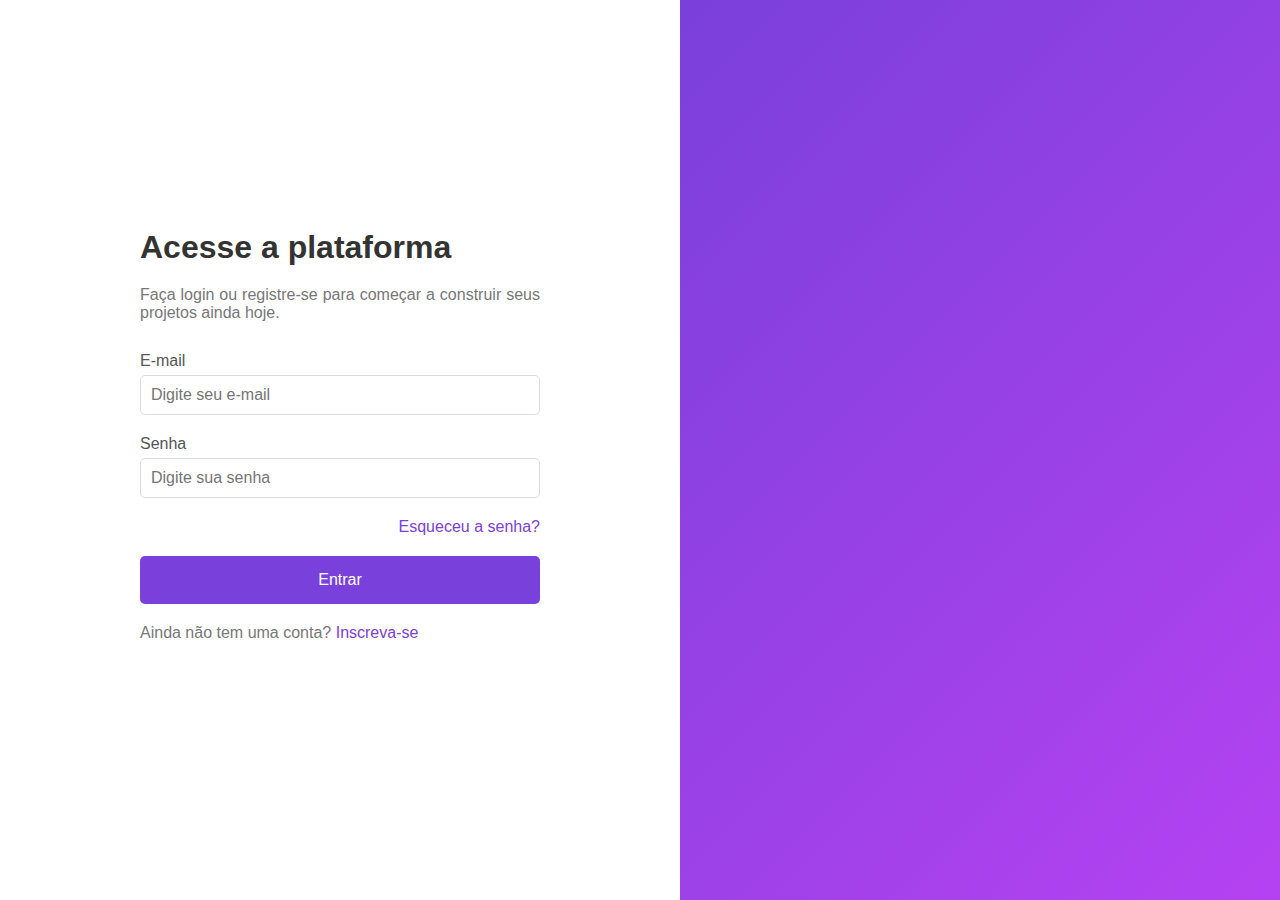
<file: Nycolas e Pedro/Atividade 4/HTML/index.html>
<!DOCTYPE html>
<html lang="pt-BR">
<head>
    <meta charset="UTF-8">
    <meta name="viewport" content="width=device-width, initial-scale=1.0">
    <title>Página de Login</title>
    <link rel="stylesheet" type="text/css" href="../CSS/styles.css">
</head>
<body>
    <div class="container">
        <div class="login-section">
            <h1>Acesse a plataforma</h1>
            <p>Faça login ou registre-se para começar a construir seus projetos ainda hoje.</p>
            <form>
                <label for="email">E-mail</label>
                <input type="email" id="email" placeholder="Digite seu e-mail" required>
                
                <label for="password">Senha</label>
                <input type="password" id="password" placeholder="Digite sua senha" required>
                <a href="#" class="forgot-password">Esqueceu a senha?</a>
                
                <button type="submit">Entrar</button>
                
                <p class="register-text">Ainda não tem uma conta? <a href="#">Inscreva-se</a></p>
            </form>
        </div>
        <div class="image-section"></div>
    </div>
</body>
</html>
</file>
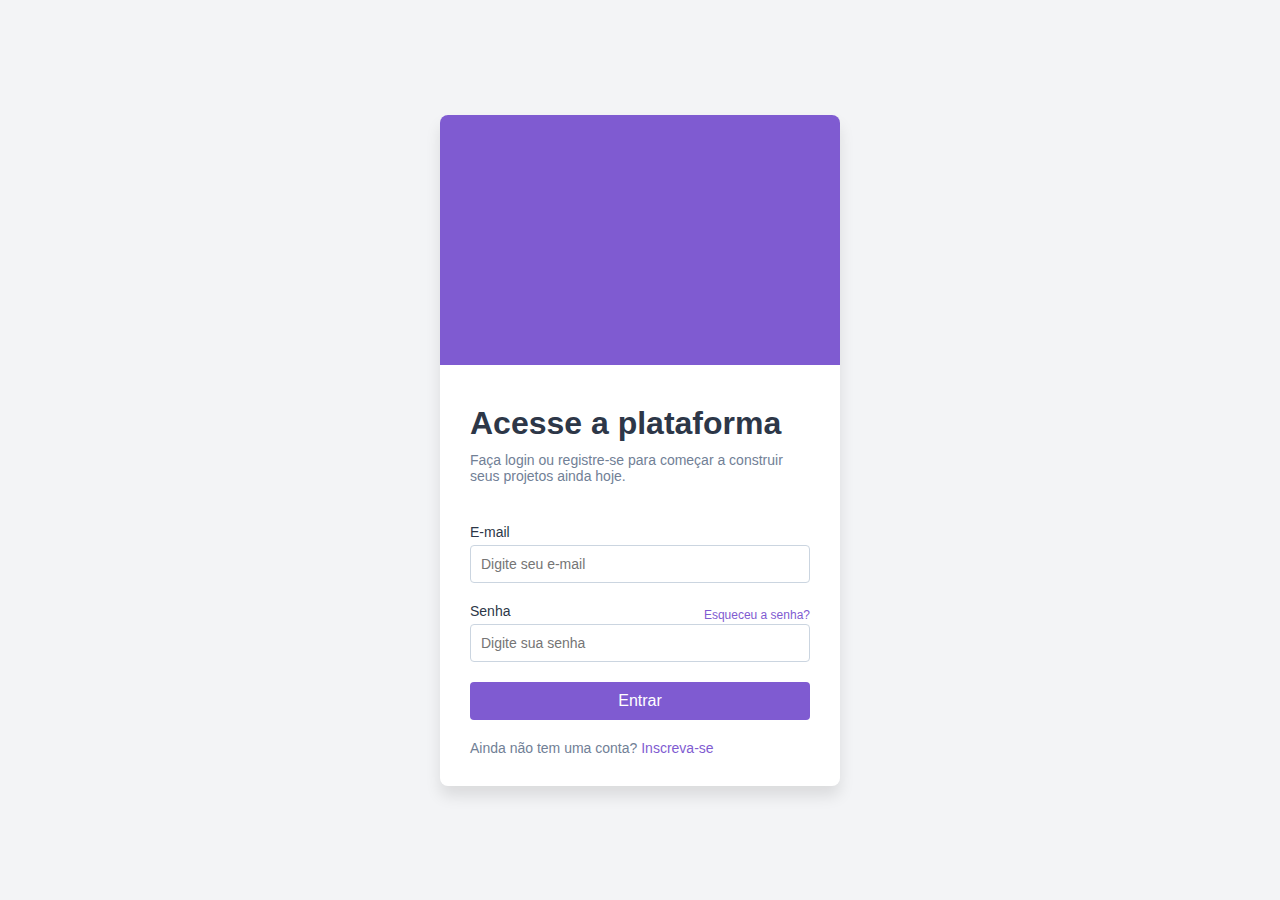
<file: Nycolas e Pedro/Atividade 4/HTML/index.parte2.html>
<!DOCTYPE html>
<html lang="pt-BR">
<head>
    <meta charset="UTF-8">
    <meta name="viewport" content="width=device-width, initial-scale=1.0">
    <title>Página de Login</title>
    <link rel="stylesheet" type="text/css" href="../CSS/Staler.parte2.css">
</head>
<body>
    <div class="container">
        <div class="header-image"></div> <!-- Nova seção para a imagem -->
        <div class="header">
            <h1>Acesse a plataforma</h1>
            <p>Faça login ou registre-se para começar a construir seus projetos ainda hoje.</p>
        </div>
        <form class="login-form">
            <label for="email">E-mail</label>
            <input type="email" id="email" placeholder="Digite seu e-mail" required>

            <label for="senha">Senha</label>
            <div class="password-container">
                <input type="password" id="senha" placeholder="Digite sua senha" required>
                <a href="#" class="forgot-password">Esqueceu a senha?</a>
            </div>

            <button type="submit" class="btn">Entrar</button>

            <p class="signup">Ainda não tem uma conta? <a href="#">Inscreva-se</a></p>
        </form>
    </div>
</body>
</html>
</file>
<file: Nycolas e Pedro/Atividade 4/CSS/styles.css>
/* * {
    margin: 0;
    padding: 0;
    box-sizing: border-box;
}

body {
    font-family: Arial, sans-serif;
    display: flex;
    justify-content: center;
    align-items: center;
    height: 100vh;
    background-color: #f5f5f5;
}

.container {
    display: flex;
    width: 80%;
    max-width: 1200px;
    background-color: #fff;
    box-shadow: 0 0 10px rgba(0, 0, 0, 0.1);
    border-radius: 10px;
    overflow: hidden;
}

.login-section {
    flex: 1;
    padding: 40px;
    display: flex;
    flex-direction: column;
    justify-content: center;
}

.login-section h1 {
    margin-bottom: 20px;
    font-size: 2em;
    color: #333;
}

.login-section p {
    margin-bottom: 30px;
    color: #777;
}

.login-section form {
    display: flex;
    flex-direction: column;
}

.login-section label {
    margin-bottom: 5px;
    color: #555;
}

.login-section input {
    margin-bottom: 20px;
    padding: 10px;
    font-size: 1em;
    border: 1px solid #ddd;
    border-radius: 5px;
}

.login-section .forgot-password {
    align-self: flex-end;
    margin-bottom: 20px;
    color: #7a40db;
    text-decoration: none;
}

.login-section button {
    padding: 15px;
    font-size: 1em;
    color: #fff;
    background-color: #7a40db;
    border: none;
    border-radius: 5px;
    cursor: pointer;
}

.login-section button:hover {
    background-color: #5b32a3;
}

.login-section .register-text {
    margin-top: 20px;
    color: #777;
}

.login-section .register-text a {
    color: #7a40db;
    text-decoration: none;
}

.image-section {
    flex: 1;
    background: linear-gradient(135deg, #7a40db, #b542f2);
    display: flex;
    justify-content: center;
    align-items: center;
} */


* {
    margin: 0;
    padding: 0;
    box-sizing: border-box;
}

html, body {
    height: 100%;
    width: 100%;
}

body {
    font-family: Arial, sans-serif;
    display: flex;
    justify-content: center;
    align-items: center;
    background-color: #f5f5f5;
    margin: 0;
    width: 100vw;
    height: 100vh;
    overflow: hidden;
}

.container {
    display: flex;
    width: 100%;
    height: 100%;
    background-color: #fff;
    box-shadow: 0 0 10px rgba(0, 0, 0, 0.1);
    overflow: hidden;
}

.login-section {
    flex: 1;
    padding: 40px;
    display: flex;
    flex-direction: column;
    justify-content: center;
    align-items: center; 
}

.login-section h1 {
    margin-bottom: 20px;
    font-size: 2em;
    color: #333;
    text-align: justify; 
    width: 400px; 
}

.login-section p {
    margin-bottom: 30px;
    color: #777;
    text-align: justify; 
    width: 400px; 
}

.login-section form {
    display: flex;
    flex-direction: column;
    align-items: center; 
    width: 100%; 
    max-width: 400px; 
}

.login-section label {
    margin-bottom: 5px;
    color: #555;
    align-self: flex-start; 
}

.login-section input {
    margin-bottom: 20px;
    padding: 10px;
    font-size: 1em;
    border: 1px solid #ddd;
    border-radius: 5px;
    width: 100%; 
    max-width: 400px; 
}

.login-section .forgot-password {
    align-self: flex-end;
    margin-bottom: 20px;
    color: #7a40db;
    text-decoration: none;
}

.login-section button {
    padding: 15px;
    font-size: 1em;
    color: #fff;
    background-color: #7a40db;
    border: none;
    border-radius: 5px;
    cursor: pointer;
    width: 100%; 
    max-width: 400px; 
}

.login-section button:hover {
    background-color: #5b32a3;
}

.login-section .register-text {
    margin-top: 20px;
    color: #777;
    text-align: left;
    width: 100%; 
}

.login-section .register-text a {
    color: #7a40db;
    text-decoration: none;
}

.image-section {
    flex: 1;
    background: linear-gradient(135deg, #7a40db, #b542f2);
    display: flex;
    justify-content: center;
    align-items: center;
}
</file>
<file: Nycolas e Pedro/Atividade 4/CSS/Staler.parte2.css>
* {
    margin: 0;
    padding: 0;
    box-sizing: border-box;
    font-family: Arial, sans-serif;
}

body {
    background: #f3f4f6;
    display: flex;
    justify-content: center;
    align-items: center;
    height: 100vh;
}

.container {
    background-color: #fff;
    border-radius: 8px;
    padding: 0;
    width: 100%;
    max-width: 400px;
    box-shadow: 0 10px 15px rgba(0, 0, 0, 0.1);
    text-align: center;
    overflow: hidden; 
}

.header-image {
    height: 250px;
    background-color: #7f5bd1;
    background-size: cover;
    background-position: center;
}

.header {
    padding: 40px 30px;
}

.header h1 {
    font-size: 32px;
    margin-bottom: 10px;
    color: #2d3748;
    text-align: left;
}

.header p {
    font-size: 14px;
    color: #718096;
    text-align: -webkit-left;
}

.login-form {
    padding: 0 30px 30px 30px;
}

.login-form label {
    display: block;
    text-align: left;
    font-size: 14px;
    margin-bottom: 5px;
    color: #2d3748;
}

.login-form input {
    width: 100%;
    padding: 10px;
    margin-bottom: 20px;
    border: 1px solid #cbd5e0;
    border-radius: 4px;
    font-size: 14px;
}

.password-container {
    position: relative;
}

.forgot-password {
    position: absolute;
    right: 0;
    top: -15%;
    transform: translateY(-50%);
    font-size: 12px;
    color: #7f5bd1;
    text-decoration: none;
}

.btn {
    background-color: #7f5bd1;
    color: #fff;
    padding: 10px;
    border: none;
    border-radius: 4px;
    width: 100%;
    cursor: pointer;
    font-size: 16px;
    transition: background-color 0.3s ease;
}

.btn:hover {
    background-color: #6e4bc4;
}

.signup {
    margin-top: 20px;
    font-size: 14px;
    color: #718096;
    text-align: left;
}

.signup a {
    color: #7f5bd1;
    text-decoration: none;
}
</file>
